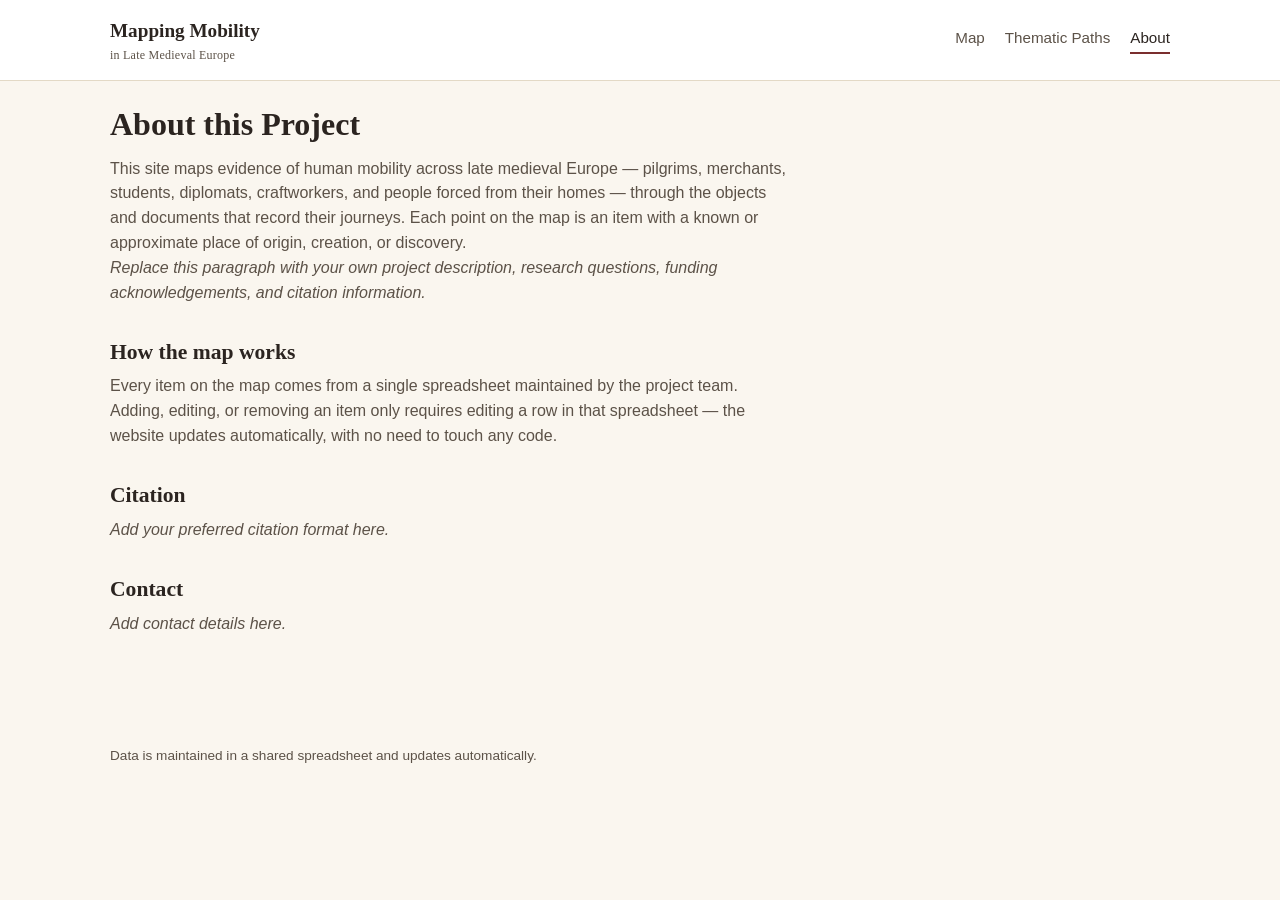
<file: about.html>
<!DOCTYPE html>
<html lang="en">
<head>
<meta charset="UTF-8">
<meta name="viewport" content="width=device-width, initial-scale=1.0">
<title>About — Mapping Mobility in Late Medieval Europe</title>
<link rel="stylesheet" href="css/style.css">
</head>
<body>

<header class="site-header">
  <div class="site-header__inner">
    <a class="site-logo" href="index.html">Mapping Mobility <span>in Late Medieval Europe</span></a>
    <nav class="site-nav">
      <a href="index.html">Map</a>
      <a href="themes.html">Thematic Paths</a>
      <a href="about.html" class="active">About</a>
    </nav>
  </div>
</header>

<main>
  <section class="page-intro about-content">
    <h1>About this Project</h1>
    <p>
      This site maps evidence of human mobility across late medieval Europe —
      pilgrims, merchants, students, diplomats, craftworkers, and people forced
      from their homes — through the objects and documents that record their
      journeys. Each point on the map is an item with a known or approximate
      place of origin, creation, or discovery.
    </p>
    <p>
      <em>Replace this paragraph with your own project description, research
      questions, funding acknowledgements, and citation information.</em>
    </p>

    <h2>How the map works</h2>
    <p>
      Every item on the map comes from a single spreadsheet maintained by the
      project team. Adding, editing, or removing an item only requires editing
      a row in that spreadsheet — the website updates automatically, with no
      need to touch any code.
    </p>

    <h2>Citation</h2>
    <p><em>Add your preferred citation format here.</em></p>

    <h2>Contact</h2>
    <p><em>Add contact details here.</em></p>
  </section>
</main>

<footer class="site-footer">
  <p>Data is maintained in a shared spreadsheet and updates automatically.</p>
</footer>

</body>
</html>
</file>
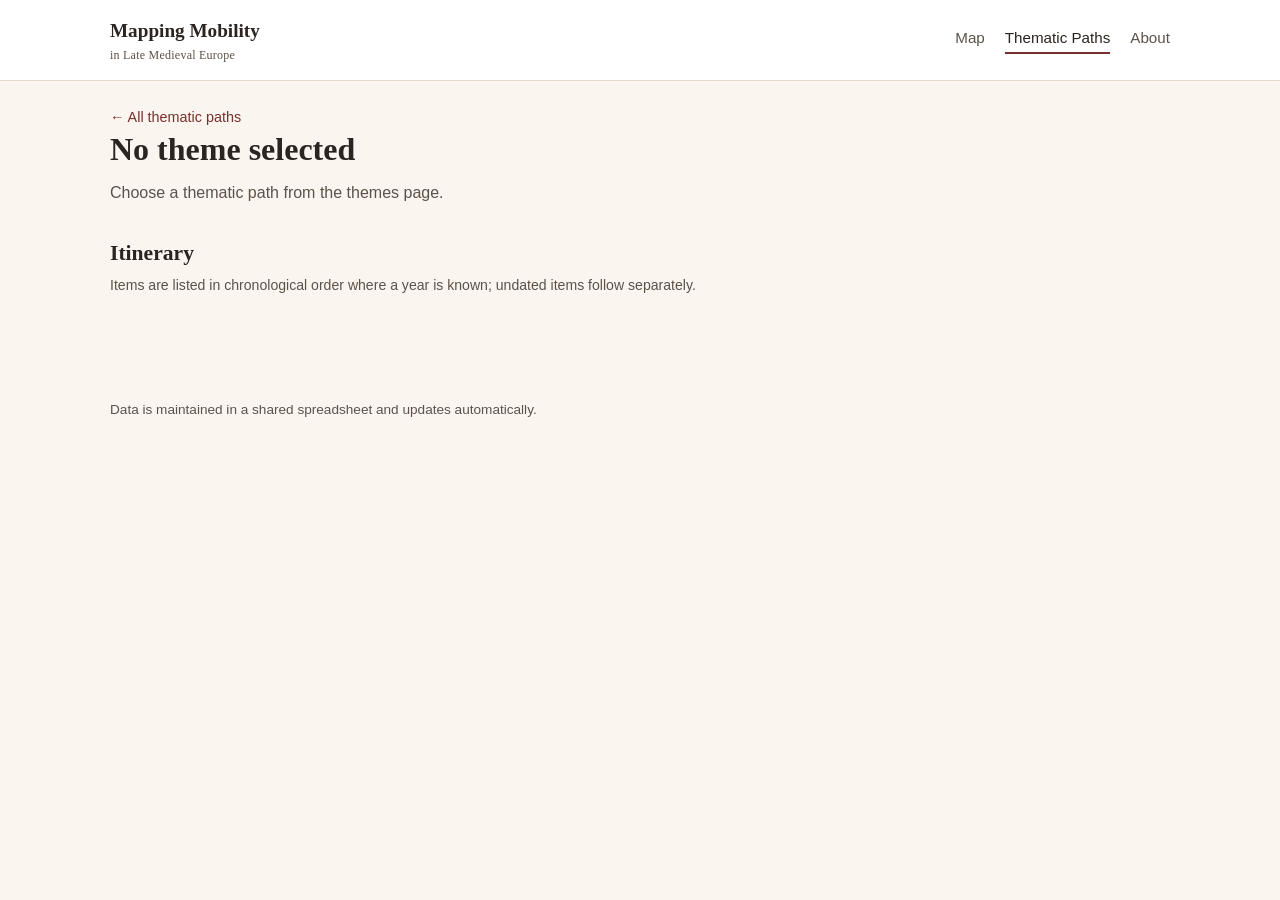
<file: theme.html>
<!DOCTYPE html>
<html lang="en">
<head>
<meta charset="UTF-8">
<meta name="viewport" content="width=device-width, initial-scale=1.0">
<title>Thematic Path — Mapping Mobility in Late Medieval Europe</title>
<link rel="stylesheet" href="css/style.css">
</head>
<body>

<header class="site-header">
  <div class="site-header__inner">
    <a class="site-logo" href="index.html">Mapping Mobility <span>in Late Medieval Europe</span></a>
    <nav class="site-nav">
      <a href="index.html">Map</a>
      <a href="themes.html" class="active">Thematic Paths</a>
      <a href="about.html">About</a>
    </nav>
  </div>
</header>

<main>
  <section class="page-intro">
    <p class="breadcrumb"><a href="themes.html">&larr; All thematic paths</a></p>
    <h1 id="theme-title">Loading…</h1>
    <p id="theme-intro"></p>
    <div id="theme-description" class="theme-description" hidden></div>
    <p id="theme-status" class="status-text"></p>
  </section>

  <section class="theme-itinerary">
    <h2>Itinerary</h2>
    <p class="hint">Items are listed in chronological order where a year is known; undated items follow separately.</p>
    <ol id="theme-item-list" class="theme-item-list"></ol>
  </section>

  <section id="theme-posts" class="theme-posts" hidden>
    <h2>Related posts</h2>
    <div id="theme-posts-list" class="post-accordion"></div>
  </section>
</main>

<footer class="site-footer">
  <p>Data is maintained in a shared spreadsheet and updates automatically.</p>
</footer>

<script src="vendor/papaparse/papaparse.min.js"></script>
<script src="js/config.js"></script>
<script src="js/data.js"></script>
<script src="js/theme-content.js"></script>
<script src="js/text-format.js"></script>
<script src="js/modal.js"></script>
<script src="js/theme-path.js"></script>
</body>
</html>
</file>
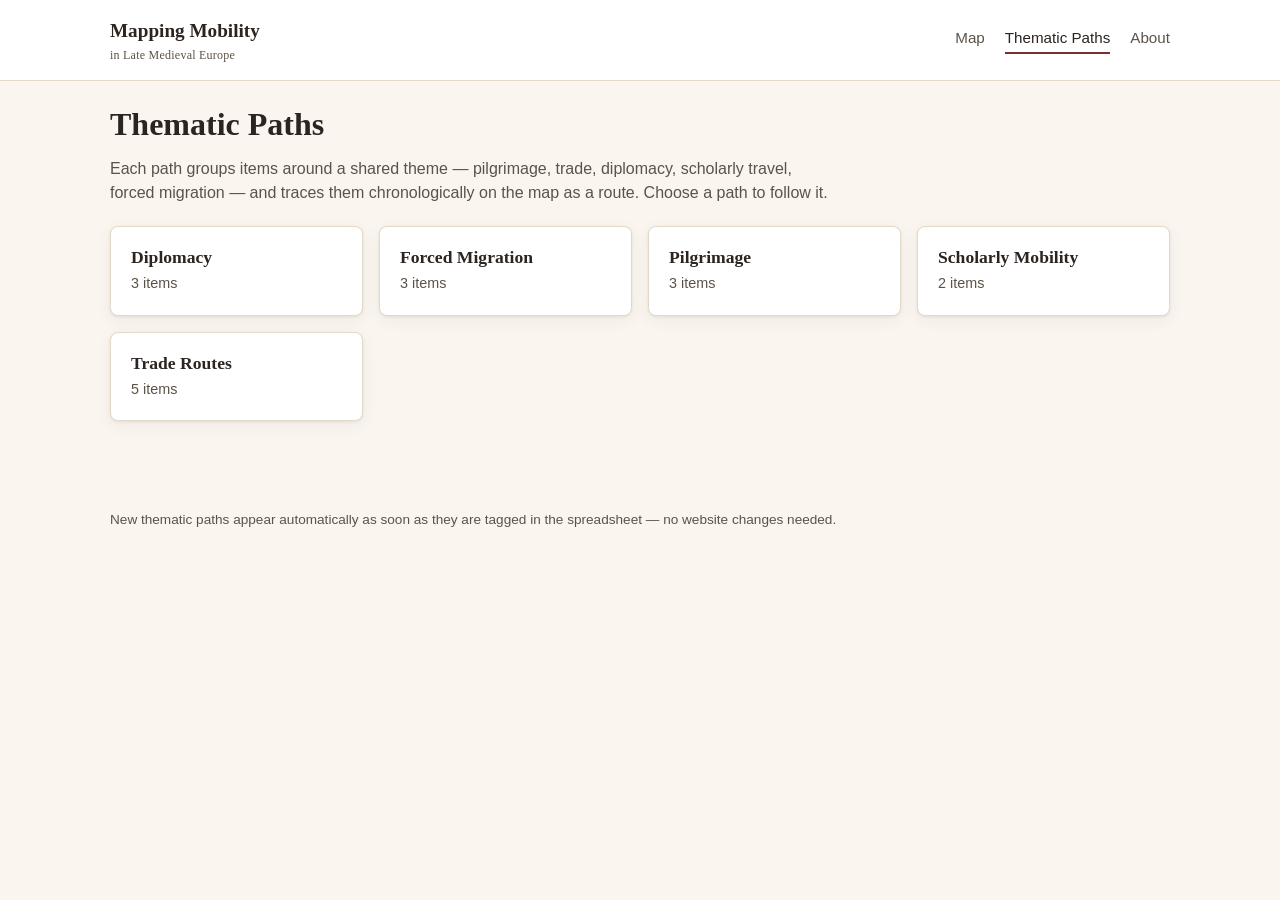
<file: themes.html>
<!DOCTYPE html>
<html lang="en">
<head>
<meta charset="UTF-8">
<meta name="viewport" content="width=device-width, initial-scale=1.0">
<title>Thematic Paths — Mapping Mobility in Late Medieval Europe</title>
<meta name="description" content="Curated thematic itineraries through the mobility map of late medieval Europe.">
<link rel="stylesheet" href="css/style.css">
</head>
<body>

<header class="site-header">
  <div class="site-header__inner">
    <a class="site-logo" href="index.html">Mapping Mobility <span>in Late Medieval Europe</span></a>
    <nav class="site-nav">
      <a href="index.html">Map</a>
      <a href="themes.html" class="active">Thematic Paths</a>
      <a href="about.html">About</a>
    </nav>
  </div>
</header>

<main>
  <section class="page-intro">
    <h1>Thematic Paths</h1>
    <p>Each path groups items around a shared theme — pilgrimage, trade, diplomacy, scholarly travel, forced migration — and traces them chronologically on the map as a route. Choose a path to follow it.</p>
  </section>

  <p id="themes-status" class="status-text"></p>
  <section id="theme-list" class="theme-grid"></section>
</main>

<footer class="site-footer">
  <p>New thematic paths appear automatically as soon as they are tagged in the spreadsheet — no website changes needed.</p>
</footer>

<script src="vendor/papaparse/papaparse.min.js"></script>
<script src="js/config.js"></script>
<script src="js/data.js"></script>
<script src="js/themes.js"></script>
</body>
</html>
</file>
<file: css/style.css>
/* -------------------------------------------------------------
   Design tokens
   ------------------------------------------------------------- */
:root {
  --color-bg: #faf6ef;
  --color-surface: #ffffff;
  --color-ink: #2b2420;
  --color-ink-soft: #5c5248;
  --color-border: #e3d9c6;
  --color-accent: #7a2e2e;
  --color-accent-soft: #c9553d;
  --color-accent-bg: #f3e6d8;
  --font-serif: "Iowan Old Style", "Palatino Linotype", Palatino, Georgia, "Times New Roman", serif;
  --font-sans: -apple-system, BlinkMacSystemFont, "Segoe UI", Roboto, Helvetica, Arial, sans-serif;
  --radius: 8px;
  --shadow: 0 1px 3px rgba(43, 36, 32, 0.08), 0 4px 16px rgba(43, 36, 32, 0.06);
}

@media (prefers-color-scheme: dark) {
  :root {
    --color-bg: #1c1815;
    --color-surface: #262119;
    --color-ink: #efe7d8;
    --color-ink-soft: #bcb0a0;
    --color-border: #3a3229;
    --color-accent: #e0776a;
    --color-accent-soft: #c9553d;
    --color-accent-bg: #332821;
  }
}

* { box-sizing: border-box; }

html, body {
  margin: 0;
  padding: 0;
  background: var(--color-bg);
  color: var(--color-ink);
  font-family: var(--font-sans);
  line-height: 1.55;
}

h1, h2, h3 {
  font-family: var(--font-serif);
  font-weight: 600;
  line-height: 1.2;
  margin: 0 0 0.4em;
}

h1 { font-size: 2rem; }
h2 { font-size: 1.35rem; margin-top: 1.6em; }
h3 { font-size: 1.1rem; }

p { margin: 0 0 1em; color: var(--color-ink-soft); }

a { color: var(--color-accent); text-decoration: none; }
a:hover { text-decoration: underline; }

main {
  max-width: 1100px;
  margin: 0 auto;
  padding: 1.5rem 1.25rem 4rem;
}

/* -------------------------------------------------------------
   Header / nav
   ------------------------------------------------------------- */
.site-header {
  border-bottom: 1px solid var(--color-border);
  background: var(--color-surface);
}

.site-header__inner {
  max-width: 1100px;
  margin: 0 auto;
  padding: 1rem 1.25rem;
  display: flex;
  flex-wrap: wrap;
  align-items: center;
  justify-content: space-between;
  gap: 0.75rem;
}

.site-logo {
  font-family: var(--font-serif);
  font-size: 1.2rem;
  font-weight: 700;
  color: var(--color-ink);
}
.site-logo:hover { text-decoration: none; }
.site-logo span {
  display: block;
  font-size: 0.75rem;
  font-weight: 400;
  color: var(--color-ink-soft);
  letter-spacing: 0.02em;
}

.site-nav { display: flex; gap: 1.25rem; }
.site-nav a {
  color: var(--color-ink-soft);
  font-size: 0.95rem;
  padding-bottom: 2px;
  border-bottom: 2px solid transparent;
}
.site-nav a:hover { text-decoration: none; color: var(--color-accent); }
.site-nav a.active {
  color: var(--color-ink);
  border-bottom-color: var(--color-accent);
}

/* -------------------------------------------------------------
   Page intro
   ------------------------------------------------------------- */
.page-intro { max-width: 720px; margin-bottom: 1.25rem; }
.page-intro p { margin-bottom: 0; }
.breadcrumb { margin-bottom: 0.5rem; }
.breadcrumb a { font-size: 0.9rem; }

/* -------------------------------------------------------------
   Map toolbar
   ------------------------------------------------------------- */
.map-toolbar {
  display: flex;
  flex-wrap: wrap;
  align-items: flex-end;
  gap: 1.25rem;
  background: var(--color-surface);
  border: 1px solid var(--color-border);
  border-radius: var(--radius);
  padding: 0.9rem 1.1rem;
  margin-bottom: 1rem;
}

.map-toolbar__group {
  display: flex;
  flex-direction: column;
  gap: 0.3rem;
}

.map-toolbar__group label {
  font-size: 0.78rem;
  text-transform: uppercase;
  letter-spacing: 0.04em;
  color: var(--color-ink-soft);
}

.map-toolbar select,
.map-toolbar input[type="text"] {
  font-family: var(--font-sans);
  font-size: 0.95rem;
  padding: 0.45rem 0.6rem;
  border: 1px solid var(--color-border);
  border-radius: 6px;
  background: var(--color-bg);
  color: var(--color-ink);
  min-width: 200px;
}

.map-toolbar__status {
  margin-left: auto;
  display: flex;
  flex-direction: column;
  align-items: flex-end;
  gap: 0.2rem;
  font-size: 0.85rem;
  color: var(--color-ink-soft);
}

.status-text { color: var(--color-ink-soft); font-size: 0.9rem; }

/* -------------------------------------------------------------
   Map
   ------------------------------------------------------------- */
.map-wrap {
  border: 1px solid var(--color-border);
  border-radius: var(--radius);
  overflow: hidden;
  box-shadow: var(--shadow);
}

#map {
  height: 65vh;
  min-height: 420px;
  width: 100%;
  background: var(--color-accent-bg);
}

/* -------------------------------------------------------------
   Theme grid (themes.html)
   ------------------------------------------------------------- */
.theme-grid {
  display: grid;
  grid-template-columns: repeat(auto-fill, minmax(220px, 1fr));
  gap: 1rem;
}

.theme-card {
  display: block;
  background: var(--color-surface);
  border: 1px solid var(--color-border);
  border-radius: var(--radius);
  padding: 1.25rem;
  box-shadow: var(--shadow);
  transition: transform 0.12s ease, border-color 0.12s ease;
}
.theme-card:hover {
  text-decoration: none;
  transform: translateY(-2px);
  border-color: var(--color-accent-soft);
}
.theme-card h3 { margin-bottom: 0.25rem; color: var(--color-ink); }
.theme-card p { margin: 0; font-size: 0.9rem; }

.empty-state {
  padding: 2rem;
  text-align: center;
  color: var(--color-ink-soft);
  border: 1px dashed var(--color-border);
  border-radius: var(--radius);
}

/* -------------------------------------------------------------
   Theme description (theme.html)
   ------------------------------------------------------------- */
.theme-description {
  background: var(--color-accent-bg);
  border-left: 3px solid var(--color-accent);
  border-radius: var(--radius);
  padding: 0.9rem 1.1rem;
  margin: 0.75rem 0 1.25rem;
  color: var(--color-ink);
}

/* -------------------------------------------------------------
   Theme itinerary list (theme.html)
   ------------------------------------------------------------- */
.theme-itinerary { margin-top: 1.5rem; }
.hint { font-size: 0.88rem; }

.theme-item-list {
  list-style: none;
  margin: 0;
  padding: 0;
  display: flex;
  flex-direction: column;
  gap: 0.5rem;
}

.theme-item-row {
  display: flex;
  align-items: center;
  gap: 0.9rem;
  background: var(--color-surface);
  border: 1px solid var(--color-border);
  border-radius: var(--radius);
  padding: 0.7rem 1rem;
  cursor: pointer;
  transition: border-color 0.12s ease;
}
.theme-item-row:hover { border-color: var(--color-accent-soft); }
.theme-item-row strong { display: block; color: var(--color-ink); }

.theme-item-meta { font-size: 0.85rem; color: var(--color-ink-soft); }

.step-badge {
  flex: 0 0 auto;
  width: 28px;
  height: 28px;
  border-radius: 50%;
  background: var(--color-accent);
  color: #fff;
  display: flex;
  align-items: center;
  justify-content: center;
  font-size: 0.85rem;
  font-weight: 700;
}
.step-badge--muted { background: var(--color-border); color: var(--color-ink-soft); }

/* -------------------------------------------------------------
   Theme posts feed (theme.html) — expandable article accordion
   ------------------------------------------------------------- */
.theme-posts { margin-top: 2rem; }

.post-accordion {
  display: flex;
  flex-direction: column;
  gap: 0.75rem;
}

.post-item {
  background: var(--color-surface);
  border: 1px solid var(--color-border);
  border-radius: var(--radius);
  overflow: hidden;
  box-shadow: var(--shadow);
}

.post-item__heading { margin: 0; font-size: inherit; }

.post-item__toggle {
  display: flex;
  align-items: center;
  justify-content: space-between;
  gap: 1rem;
  width: 100%;
  padding: 1rem 1.25rem;
  background: none;
  border: none;
  font-family: var(--font-serif);
  font-size: 1.1rem;
  font-weight: 600;
  line-height: 1.3;
  color: var(--color-ink);
  text-align: left;
  cursor: pointer;
}
.post-item__toggle:hover { color: var(--color-accent); }
.post-item__toggle:focus-visible {
  outline: 2px solid var(--color-accent);
  outline-offset: -2px;
}

.post-item__chevron {
  flex: 0 0 auto;
  color: var(--color-accent);
  transition: transform 0.2s ease;
}
.post-item.is-open .post-item__chevron { transform: rotate(180deg); }

.post-item__panel {
  max-height: 0;
  overflow: hidden;
  transition: max-height 0.25s ease;
}

.post-item__panel-inner { padding: 0 1.25rem 1.25rem; }

.post-item__image {
  display: block;
  width: 100%;
  max-height: 420px;
  object-fit: contain;
  background: var(--color-accent-bg);
  border-radius: var(--radius);
  margin-bottom: 1rem;
}

.post-item__text { margin: 0; }

.rich-text__paragraph {
  margin: 0 0 1rem;
  color: var(--color-ink);
  font-size: 1rem;
  line-height: 1.75;
}
.rich-text__paragraph:last-child { margin-bottom: 0; }

.rich-text__heading {
  margin: 1.25rem 0 0.5rem;
  font-family: var(--font-serif);
  font-size: 1.25rem;
  color: var(--color-ink);
}
.rich-text__heading:first-child { margin-top: 0; }

.rich-text__subheading {
  margin: 1rem 0 0.4rem;
  font-family: var(--font-serif);
  font-size: 1.05rem;
  font-weight: 600;
  color: var(--color-ink-soft);
  text-transform: uppercase;
  letter-spacing: 0.03em;
}
.rich-text__subheading:first-child { margin-top: 0; }

/* -------------------------------------------------------------
   Item modal
   ------------------------------------------------------------- */
.modal-overlay {
  position: fixed;
  inset: 0;
  background: rgba(20, 16, 12, 0.55);
  display: none;
  align-items: center;
  justify-content: center;
  padding: 1.5rem;
  z-index: 1000;
}
.modal-overlay.open { display: flex; }
body.modal-open { overflow: hidden; }

.modal-box {
  position: relative;
  background: var(--color-surface);
  border-radius: var(--radius);
  max-width: 560px;
  width: 100%;
  max-height: 85vh;
  overflow-y: auto;
  box-shadow: 0 10px 40px rgba(0,0,0,0.3);
}

.modal-close {
  position: absolute;
  top: 0.6rem;
  right: 0.6rem;
  width: 32px;
  height: 32px;
  border-radius: 50%;
  border: none;
  background: var(--color-surface);
  color: var(--color-ink);
  font-size: 1.4rem;
  line-height: 1;
  cursor: pointer;
  box-shadow: var(--shadow);
  z-index: 1;
}

.modal-content { padding: 1.5rem; }

.modal-image {
  display: block;
  width: 100%;
  height: 260px;
  object-fit: contain;
  background: var(--color-accent-bg);
  border-radius: var(--radius) var(--radius) 0 0;
  margin: -1.5rem -1.5rem 1rem;
  width: calc(100% + 3rem);
}

.modal-title { margin-bottom: 0.6rem; }

.modal-meta {
  display: flex;
  flex-wrap: wrap;
  gap: 0.4rem 1.2rem;
  font-size: 0.88rem;
  color: var(--color-ink-soft);
  margin-bottom: 0.9rem;
  padding-bottom: 0.9rem;
  border-bottom: 1px solid var(--color-border);
}
.modal-meta strong { color: var(--color-ink); font-weight: 600; }

.modal-description { color: var(--color-ink); }

.modal-themes {
  display: flex;
  flex-wrap: wrap;
  gap: 0.4rem;
  margin-top: 1rem;
}

.theme-chip {
  font-size: 0.8rem;
  background: var(--color-accent-bg);
  color: var(--color-accent);
  border-radius: 999px;
  padding: 0.25rem 0.7rem;
}
.theme-chip:hover { text-decoration: none; opacity: 0.85; }

/* -------------------------------------------------------------
   About page
   ------------------------------------------------------------- */
.about-content { max-width: 680px; }

/* -------------------------------------------------------------
   Footer
   ------------------------------------------------------------- */
.site-footer {
  max-width: 1100px;
  margin: 0 auto;
  padding: 1.5rem 1.25rem 3rem;
  color: var(--color-ink-soft);
  font-size: 0.85rem;
}

/* -------------------------------------------------------------
   Responsive
   ------------------------------------------------------------- */
@media (max-width: 640px) {
  h1 { font-size: 1.6rem; }
  .map-toolbar__status { margin-left: 0; align-items: flex-start; }
  #map { height: 55vh; min-height: 320px; }
  .modal-box { max-height: 92vh; }
}
</file>
